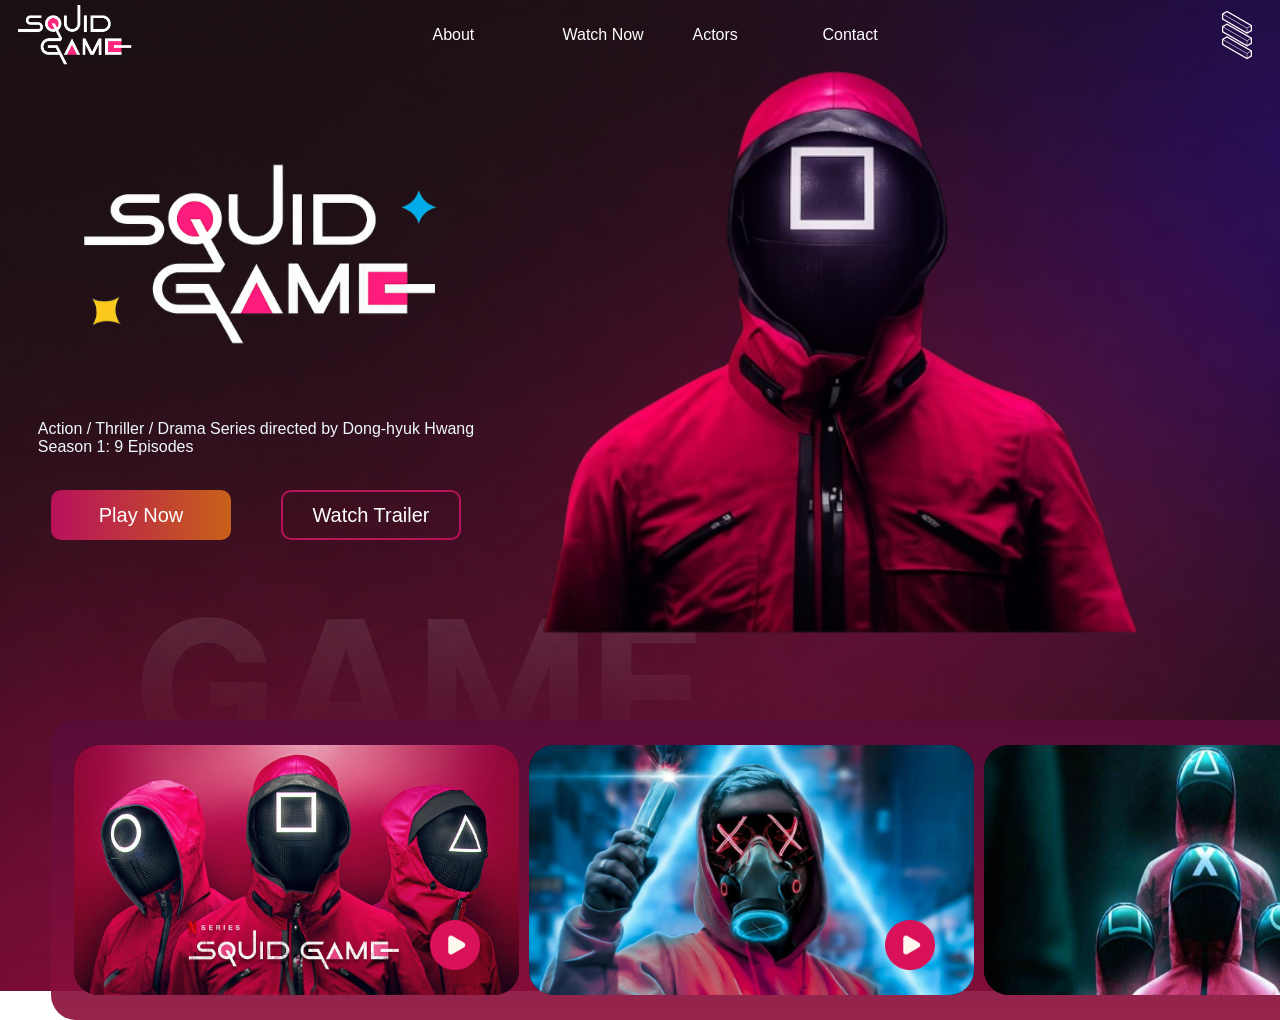
<file: assignment 3/index.html>
<!DOCTYPE html>
<html lang="en">
<head>
    <meta charset="UTF-8">
    <meta name="viewport" content="width=device-width, initial-scale=1.0">
    <link rel="stylesheet" href="style.css">
    <meta name="description" content="Dive into the world of Squid Game with this immersive fan page featuring trailers, cast details, season episodes, and stunning visuals from the hit action-thriller drama series directed by Hwang Dong-hyuk.">
    <link rel="shortcut icon" href="favicon.ico" type="image/x-icon">
    <title>Squid Game Official Fan Page - Watch Trailer, Episodes & Cast</title>
</head>
<body>
    <div id="nav">
        <img id="logo" src="./logo.png" alt="">

        <div id="menu">
            <span class="menuopt">About</span>
            <span class="menuopt">Watch Now</span>
            <span class="menuopt">Actors</span>
            <span class="menuopt">Contact</span>
        </div>
        <img src="./icons8-hamburger-menu-50.png" alt="">
    </div>

    <div id="main">
        <div id="lefttop">
            <img id="poster" src="./ChatGPT_Image_May_10_2026_02_44_21_PM.png" alt="">
            <p>Action / Thriller / Drama Series directed by Dong-hyuk Hwang  <br>
                Season 1: 9 Episodes</p>
            <div id="button">
                <button class="stream">Play Now</button>
                <button id="trailer">Watch Trailer</button>
            </div>         

        </div>

        <img id="guard" src="./guard.png" alt="">

        <div id="bottom">


        </div>
    </div>
    <div id="cards">
        <div id="card1">
            <img id="one" src="./tile_1.jpg" alt="">
            <img id="play1" src="./play-button.png" alt="">
        </div>
        <div id="card2">
            <img src="./tile_2.webp" alt="" id="two">
            <img id="play2" src="./play-button.png" alt="">
        </div>
        <div id="card3">
            <img id="three" src="./tile_3.jpg" alt="">
            <img id="play3" src="./play-button.png" alt="">
        </div>
    </div>


</body>
</html>
</file>
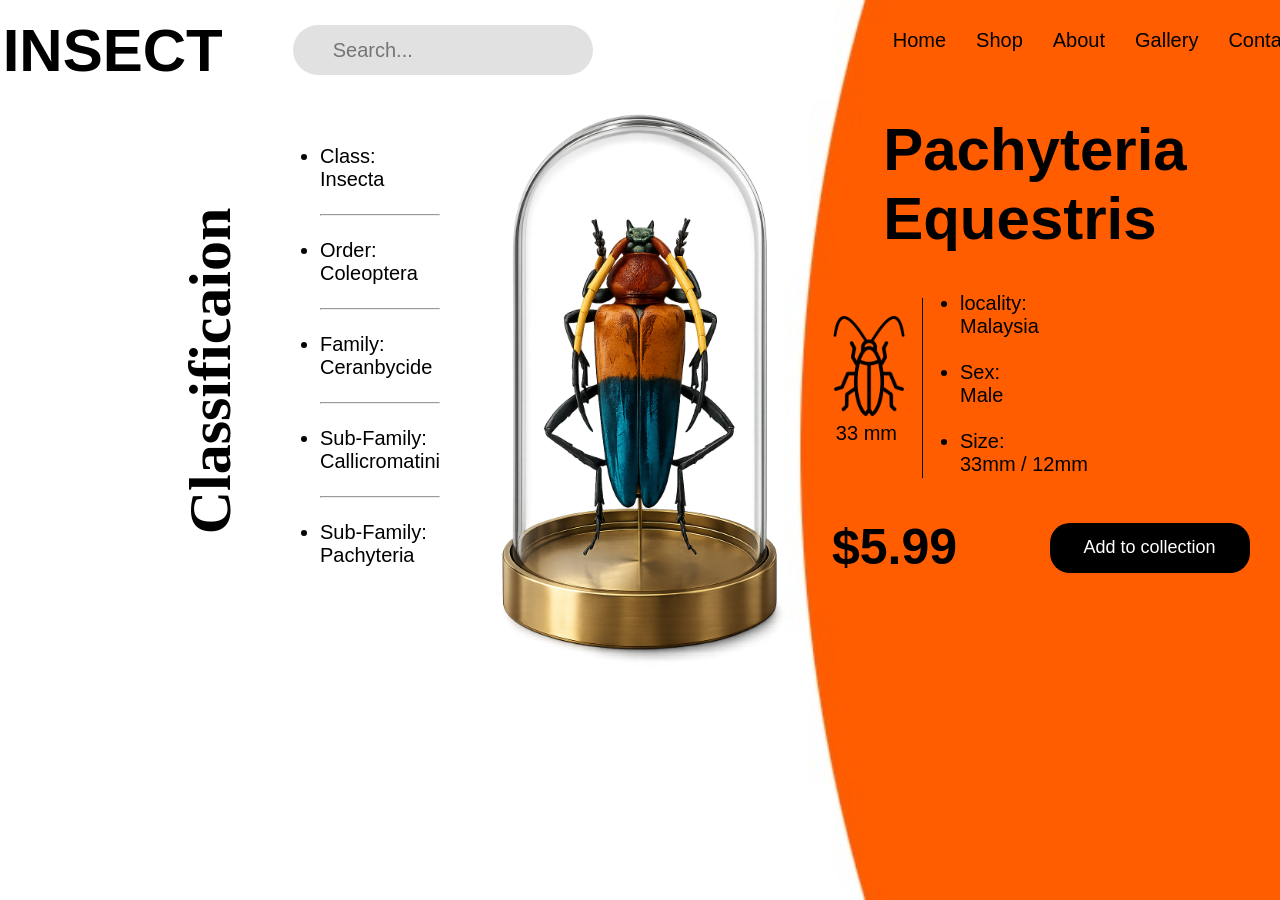
<file: assignment 2/task 02/index.html>
<!DOCTYPE html>
<html lang="en">
<head>
    <meta charset="UTF-8">
    <meta name="viewport" content="width=device-width, initial-scale=1.0">
    <title>Insect Collection | Pachyteria Equestris Showcase</title>
    <link rel="stylesheet" href="insect.css">
    <link rel="shortcut icon" href="favicon.ico" type="image/x-icon">
    <meta name="description" content="Explore the fascinating Pachyteria Equestris insect collection with detailed classification, origin, size, and specimen showcase in a modern interactive gallery design.">
</head>
<body>


    <div id="nav">

        <div id="namesrch">
            <h2 id="brand">INSECT</h2>
            <input type="text" placeholder="Search..." id="searchbar">

        </div>
        <div id="navbar">
            <p class="options">Home</p>
            <p class="options">Shop</p>
            <p class="options">About</p>
            <p class="options">Gallery</p>
            <p class="options">Contact</p>
        </div>

    
    </div>

    <div id="main">
        <h2 id="classification">Classificaion</h2>
        <ul id="list">
            <li>Class: <br> Insecta</li><br><hr><br>
            <li>Order: <br> Coleoptera</li><br><hr><br>
            <li>Family: <br> Ceranbycide</li><br><hr><br>
            <li>Sub-Family: <br> Callicromatini</li><br><hr><br>
            <li>Sub-Family: <br> Pachyteria</li><br>

        </ul>
        <div id="explain">
            <img src="./ChatGPT Image May 9, 2026, 12_31_28 PM.png" alt="" id="insect">
            <h1 id="name">Pachyteria <br> Equestris</h1><br>  
        </div>

        <img id="cock" src="./insect.png" alt="">
        <p id="size">33 mm</p>

        <ul id="shortlist">
            <li>locality: <br> Malaysia</li><br>
            <li>Sex: <br>Male</li><br>
            <li>Size: <br> 33mm / 12mm</li>
        </ul>

        <div id="verticalline"></div>
        <button id="add">Add to collection</button>

        <h2 id="price">$5.99</h2>
    </div>
    

</body>
</html>
</file>
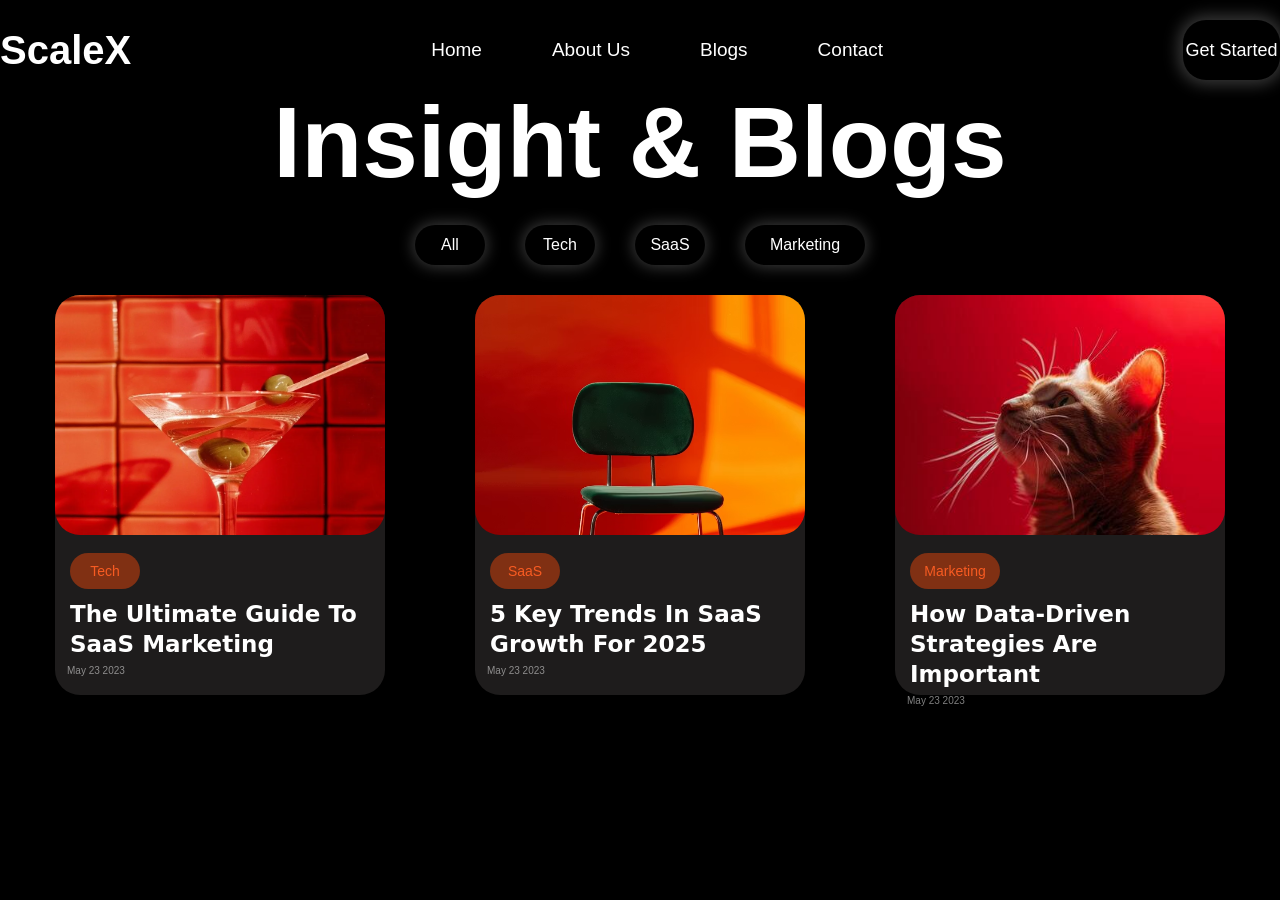
<file: assignment 2/task 2.2/index.html>
<!DOCTYPE html>
<html lang="en">
<head>
    <meta charset="UTF-8">
    <meta name="viewport" content="width=device-width, initial-scale=1.0">
    <title>ScaleX Insights & Blogs | Tech, SaaS & Marketing Trends</title>
    <meta name="description" content="Explore the latest insights, strategies, and trends in Tech, SaaS, and Marketing with ScaleX. Read expert blogs, growth tips, and industry updates to stay ahead.">
    <link rel="shortcut icon" href="favicon.ico" type="image/x-icon">
    <link rel="stylesheet" href="style.css">
</head>
<body>
    <div id="nav">
        <h3>ScaleX</h3>
        <div id="option">
            <p id="options">Home</p>
            <p id="options">About&nbsp;Us</p>
            <p id="options">Blogs</p>
            <p id="options">Contact</p>
        </div>
        
        <button id="getstrt">Get Started</button>
    </div>
    <h1 id="heading">Insight & Blogs</h1>
    <div id="hotbar">
        <button class="keys" id="all">All</button>
        <button class="keys" id="tech">Tech</button>
        <button class="keys" id="saas">SaaS</button>
        <button class="keys" id="mkt">Marketing</button>
    </div>
    <div id="cards">
        <div id="card">
            <div class="items" id="one"></div><br>
            <p class="name" id="tag_tech">Tech</p>
            <h5 id="_cardone">The Ultimate Guide To <br> SaaS Marketing</h5>
            <p class="date">May 23 2023</p>

        </div>
        <div id="card">
            <div class="items" id="two"></div><br>
            <p class="name" id="tag_sass">SaaS</p>
            <h5 id="_cardone">5 Key Trends In SaaS Growth For 2025</h5>

            <p class="date">May 23 2023</p>

        </div>
        <div id="card">
            <div class="items" id="three"></div><br>
            <p class="name" id="tag_mkt">Marketing</p>
            <h5 id="_cardone">How Data-Driven <br> Strategies Are Important</h5>

            <p class="date">May 23 2023</p>
            
            

        </div>
    </div>

    
</body>
</html>
</file>
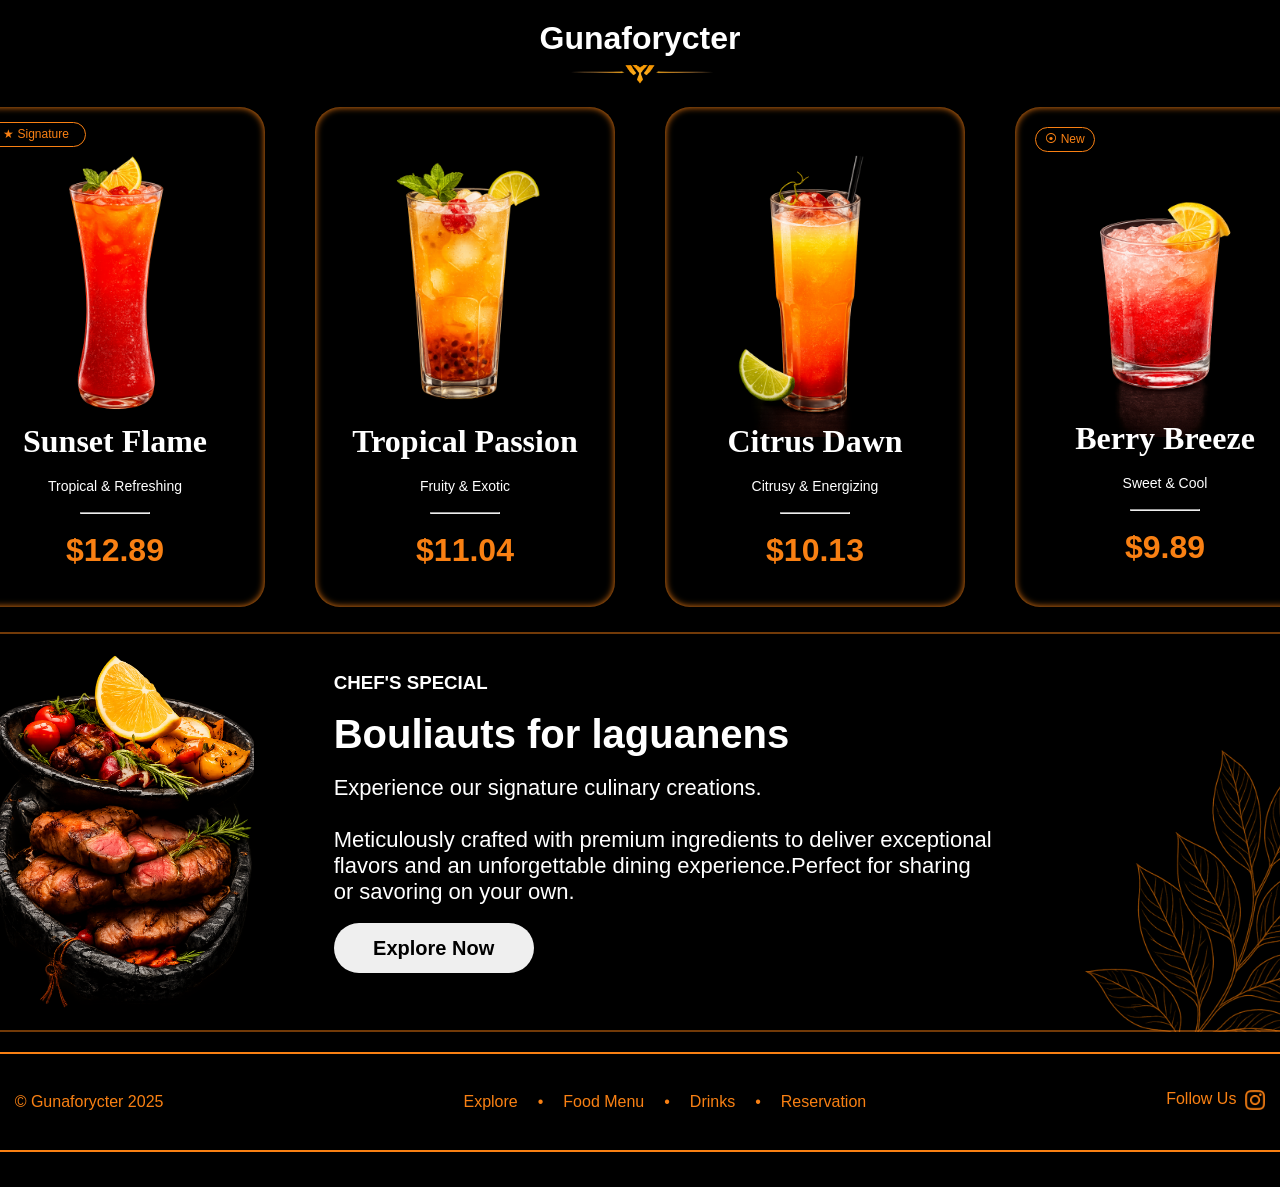
<file: assignment 2/task 2.3/index.html>
<!DOCTYPE html>
<html lang="en">
<head>
    <meta charset="UTF-8">
    <meta name="viewport" content="width=device-width, initial-scale=1.0">
    <link rel="stylesheet" href="style.css">
    <link rel="shortcut icon" href="favicon.ico" type="image/x-icon">
    <title>Gunaforycter | Premium Drinks & Signature Culinary Experience</title>
    <meta name="description" content="Discover refreshing mocktails, tropical drinks, and chef-special culinary creations at Gunaforycter. Experience premium flavors crafted for unforgettable dining.">
</head>
<body>
    <div id="head">
        <h1 id="title">Gunaforycter</h1>
        <img id="img" src="./ChatGPT Image May 10, 2026, 01_46_27 PM.png" alt="">
    </div>

    <div id="cards">
        <div id="card1">
            <h1 id="tag">★ Signature</h1>
            <div id="det">
                <h1 id="detail1">Sunset Flame</h1>  <br>
                <p id="more">Tropical & Refreshing</p><br><hr><br>
                <h1 id="price">$12.89</h1>
            </div>
        </div>
        <div id="card2">
            <div id="det">
                <h1 id="detail2">Tropical Passion</h1>  <br>
                <p id="more">Fruity & Exotic</p><br><hr><br>
                <h1 id="price">$11.04</h1>
            </div>
        </div>
        <div id="card3">
            <div id="det">
                <h1 id="detail3">Citrus Dawn</h1>  <br>
                <p id="more">Citrusy & Energizing</p><br><hr><br>
                <h1 id="price">$10.13</h1>
            </div>
            
        </div>
        <div id="card4" >
            <h1 id="tag2">⦿ New</h1><br>
            
            <div id="det">
                <h1 id="detail4">Berry Breeze</h1>  <br>
                <p id="more">Sweet & Cool</p><br><hr><br>
                <h1 id="price">$9.89</h1>
            </div>
        </div>
    </div>

    <div id="scroll">
        <div id="main">
            <img id="left" src="./left.png" alt="">
            <div id="data">
                <h3>CHEF'S SPECIAL</h3><br>
                <h1 id="chef">Bouliauts for laguanens</h1><br>
                <p id="desc">Experience our signature culinary creations. <br><br>
                    Meticulously crafted with premium ingredients to deliver exceptional <br> flavors and an unforgettable dining experience.Perfect for sharing <br> or savoring on your own.
                </p>
                <br>
                <button id="explore">Explore Now</button>

            </div>
        </div>
        <div id="footer">
            <div id="bleft">
                <p>© Gunaforycter 2025</p>
            </div>
            <div id="menu">
                <span class="menubar">Explore</span>
                <span class="menubar">•</span>
                <span class="menubar">Food Menu</span>
                <span class="menubar">•</span>
                <span class="menubar">Drinks</span>
                <span class="menubar">•</span>
                <span class="menubar">Reservation</span>

            </div>
            <div id="insta">
                <span id="follow">Follow Us &nbsp;</span>
                <span><img id="logo" src="./instagram.png" alt=""></span>

            </div>
            
        </div>

    </div>
</body>
</html>
</file>
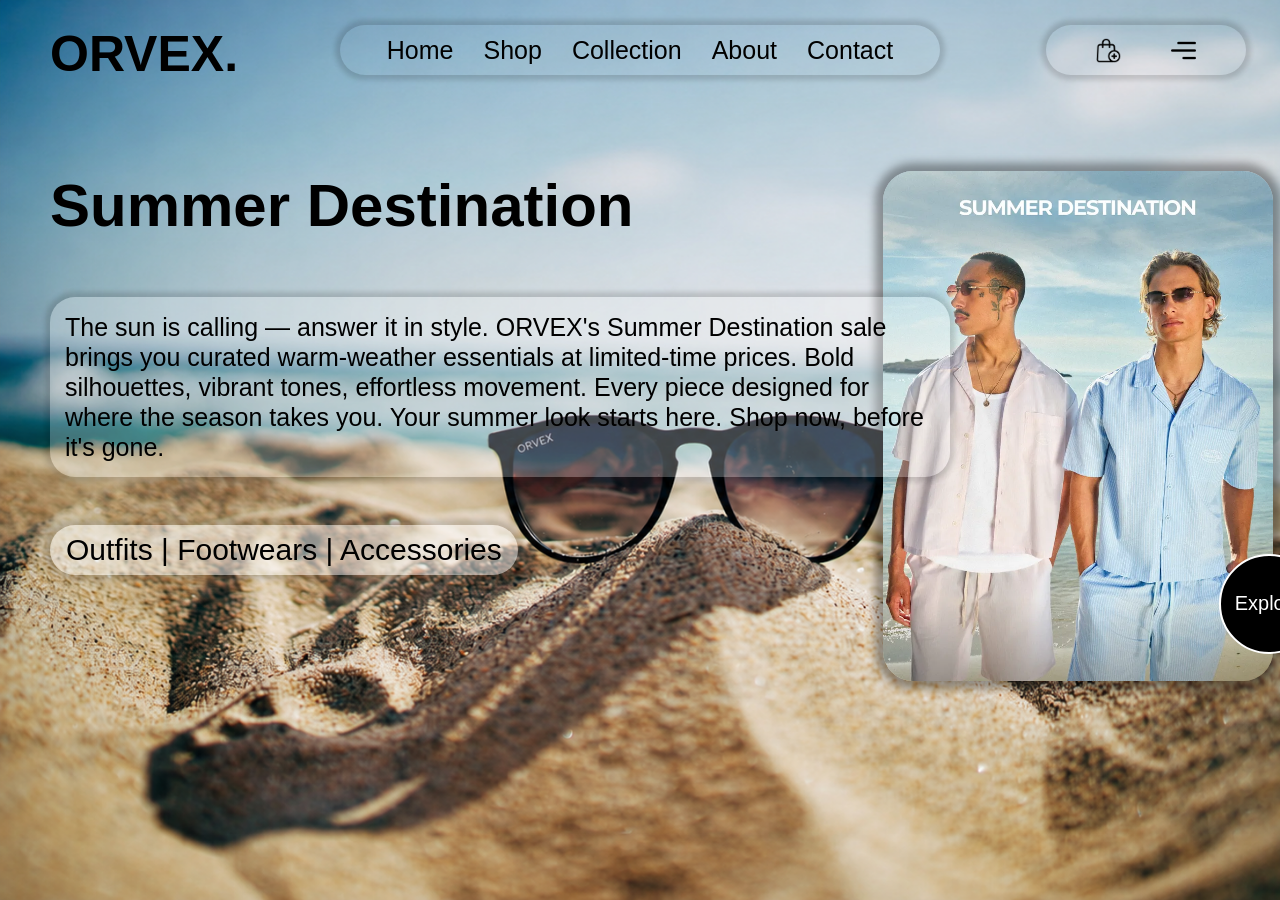
<file: task 01/orvex.html>
<!DOCTYPE html>
<html lang="en">
<head>
    <meta charset="UTF-8">
    <meta name="viewport" content="width=device-width, initial-scale=1.0">
    <title>ORVEX. official online store | OEVEX</title>
    <link rel="stylesheet" href="orvex.css">
    <link rel="shortcut icon" href="orvex.ico" type="image/x-icon">
    <meta name="description" content="ORVEX blends futuristic design with bold streetwear aesthetics. Elevate your style with premium fashion made for the next generation.">
    
    
</head>
<body>

        <div id="container">
            <img id="tobag" src="./add-to-bag.png" alt="">
            <img id="menu" src="./menu.png" alt="">
        </div>
            

        <h1 id="brand"><span>ORVEX.</span></h1><br><br>
        <h1 id="sale">Summer  Destination</h1>

        <nav id="navbar">
            <span class="nav_options">Home</span>
            <span class="nav_options">Shop</span>
            <span class="nav_options">Collection</span>
            <span class="nav_options">About</span>
            <span class="nav_options">Contact</span>
        </nav>


    <div id="item">
        <span class="det">
            <!-- <p id="price" >$199</p> -->
            <p id="cart">Explore</p>
        </span>
    </div>

    <div id="para">
        <p>The sun is calling — answer it in style. ORVEX's Summer Destination sale brings you curated warm-weather  essentials at limited-time prices. Bold silhouettes, vibrant tones, effortless movement. Every piece designed for where the season takes you. Your summer look starts here. Shop now, before it's gone.</p>
    </div>

    <p id="collection">Outfits | Footwears | Accessories</p>

 
</body>
</html>
</file>
<file: assignment 3/style.css>
* {
    margin: 0;
    padding: 0;
    box-sizing: border-box;
}

html,
body {
    height: 100%;
    width: 100%;
    font-family: Verdana, Geneva, Tahoma, sans-serif;
    background-image: url(./background-image.png);
    background-repeat: no-repeat;
    background-size: 100px cover;
    position: relative;
}


#nav{
    display: flex;
    align-items: center;
    justify-content: center;
    gap: 300px;
    height: 70px;
    width: 100%;
    background-color: rgba(0, 0, 0, 0);
}

#logo{
    height: 60px;
}
.menuopt{
    width: 90px;
    color:white;
}

#menu{
    display: flex;
    justify-content: center;
    align-items: center;
    gap: 40px;
}


#main{
    display: flex;
    justify-content: end;
    width: 100%;
    height: 600px;
    background-color: rgba(0, 0, 0, 0);
    position: relative;
}

#lefttop{
    RIGHT: 30%;
    height: 500px;
    width: 100%;
    display: flex;
    flex-direction: column;
    align-items: center;
    background-color: rgba(0, 0, 0, 0);
    position: absolute;
}
#poster{
    height: 400px;
}
p{
    position: absolute;
    top: 70%;
    color: aliceblue;
}

#button{
    display: flex;
    gap: 50px;
    margin-top: 20px;
}

.stream{
    color: white;
    height:50px;
    width: 180px;
    font-family: 'Gill Sans', 'Gill Sans MT', Calibri, 'Trebuchet MS', sans-serif;
    font-size: 20px;
    border-radius: 10px;
    background:linear-gradient(to left,#C76118,#B8115C);
    border: none;
    

}

#guard{
    height:605px;
    margin-right: 100px;
    margin-top:-40px;
}


#righttop{

    background-color: rgba(240, 248, 255, 0);
    height: 600px;
    width:800px;
}
 

#trailer{
    height:50px;
    width: 180px;
    font-size: 20px;
    border-radius: 10px;
    background-color: rgba(240, 255, 255, 0);
    border: 2px solid;
    border-color:#B8125A;
    color: white;
}

#cards{
    position: absolute;
    background: linear-gradient(to bottom, #570c3ae7,#8c0e3ae8);
    border-radius: 25px;
    left: 4%;
    top:80%;
    bottom:x;
    width:1400px;
    height: 300px;
    display: flex;
    justify-content: center;
    align-items: center;
    gap: 10px;
}

#one{
    height: 250px;
    width: 445px;
    border-radius: 25px;
    
}
#two{
    height: 250px;
    width: 445px;
    border-radius: 25px;
    
}
#three{
    height: 250px;
    width: 445px;
    border-radius: 25px;
    
}

#card1{
    width: 445px;
    height: 250px;
    background-color: black;
    border-radius: 25px;
    position: relative;
}


#card2{
    width: 445px;
    height: 250px;
    background-color: black;
    border-radius: 25px;
    position: relative;
}


#card3{
    width: 445px;
    height: 250px;
    background-color: black;
    border-radius: 25px;
    position: relative;
}



#play1{
    position: absolute;
    z-index: 10;
    height: 50px;
    top: 70%;
    left: 80%;
}

#play2{
    position: absolute;
    z-index: 10;
    height: 50px;
    top: 70%;
    left: 80%;
}
#play3{
    position: absolute;
    z-index: 10;
    height: 50px;
    top: 70%;
    left: 80%;
}
</file>
<file: assignment 2/task 02/insect.css>
* {
    margin: 0;
    padding: 0;
    box-sizing:
    border-box;

}
html,body{
    height: 100%;
    width: 100%;
    background-image: url(./split_background.jpg);
    background-size: cover;
    font-family: 'Gill Sans', 'Gill Sans MT', Calibri, 'Trebuchet MS', sans-serif;

    
}

#nav{
    display: flex;
    height: 80px;
    justify-content: center;
    align-items: center;
    /* width: 200px; */
    
    
}
#namesrch{
     display: flex; 
    justify-content: center;
    align-items: center;
    margin-left: 20px;
    margin-top: 20px;

    
    gap: 70px;
}
#searchbar{
    
    height: 50px;
    width: 300px;
    font-size: 20px;
    font-family: 'Gill Sans', 'Gill Sans MT', Calibri, 'Trebuchet MS', sans-serif;
    border-radius: 50px;
    background-color: rgba(0, 0, 0, 0.118);
    border: none;
    padding-left: 40px;
    transition-duration: 0.6s;

}
#searchbar:hover{
    transform: scale(1.06);
    box-shadow: 0 0 5px 5px rgba(0, 0, 0, 0.225);
}
#brand{
    font-size: 60px;
}
#navbar{
    color: rgb(0, 0, 0);
    display: flex;
    padding-left: 300px;
    font-family: 'Gill Sans', 'Gill Sans MT', Calibri, 'Trebuchet MS', sans-serif;
    font-size: 20px;
    gap:30px;
}


#main{
    position: relative;
    display: flex;
    justify-content: center;
    gap: 200px;
    
}

#insect{
    /* position: absolute; */
    height: 590px;
  
    
}
.options{
    font-size: 20px;
    transition:transform 0.4s;
    
}
.options:hover{
    
    transform:scale(0.8);
    cursor: pointer;
}

#explain{
    display: flex;
    justify-content: center;
    font-family: 'Gill Sans', 'Gill Sans MT', Calibri, 'Trebuchet MS', sans-serif;
    font-size: 40px;
    
    
}
#name{
    color: rgb(0, 0, 0);
    top: 6%;
    font-family:'Gill Sans', 'Gill Sans MT', Calibri, 'Trebuchet MS', sans-serif;
    font-size: 60px;
    position: absolute;
    left: 69%;

}


#list{
    position: absolute;
    left:25%;
    top: 11%;
    font-size: 20px;
}

#classification{
    position: absolute;
    rotate: -90deg;
    font-size: 60px;
    height: 50px;
    left: 3%;
    top: 45%;
    font-family:play;
    transition: transform 0.6s;
}
#classification:hover{
    transform: scale(1.1);
}

#verticalline{
    position: absolute;
    left: 72%;
    top: 37%;
    width: 1px;
    height: 180px;
    background-color: rgb(0, 0, 0);
}

#cock{
    
    height: 100px;
    width: 100px;
    position:absolute;
    left:64%;
    top: 40%;
}

#size{
    position: absolute;
    height: 20px;
    display: flex;
    top: 58%;
    left: 65.3%;
    font-size: 20px;
}

#shortlist{
    
    position: absolute;
    top: 36%;
    left:75%;
    font-size: 20px;
}

#add{
    height: 50px;
    width: 200px;
    position: absolute;
    background-color: #000000;
    color: #fff;
    border-radius: 20px;
    border: none;
    font-size: 18px;
    font-family: 'Gill Sans', 'Gill Sans MT', Calibri, 'Trebuchet MS', sans-serif;
    top:75%;
    left:82%;
    transition-duration: 0.6s;
}
#add:hover{
    top: 74%;
}

#price{
    position: absolute;
    /* width: 70px; */
    font-size: 50px;
    left:65%;
    bottom: 16%;
}
</file>
<file: assignment 2/task 2.2/style.css>
* {
    margin: 0;
    padding: 0;
    box-sizing:
    border-box;

}
html,body{
    height: 100%;
    width: 100%;
    background-color: rgb(0, 0, 0);
    font-family:Verdana, Geneva, Tahoma, sans-serif;

    
}

#nav{
    width: 100%;
    display: flex;
    justify-content: center;
    align-items: center;
    gap: 300px;
    padding-top: 20px;
}




h3{
    display: flex;
    justify-content: center;
    align-items: center;
    color: white;
    font-size: 40px;
    width: 175px;
}
#brand{
    display: flex;
    align-items: center;
    justify-content: center;
}

#option{
    display: flex;
    gap: 70px;
    
}
#options{
    color: rgb(255, 255, 255);
    font-size: 19px;
    transition-duration: 0.6s;
}
#options:hover{
    color: #FD4808;
    cursor: pointer;

}

#getstrt{
    color: rgb(255, 255, 255);

    font-size: 18px;
    height: 60px;
    width: 200px;
    border-radius: 23px ;
    background-color: rgb(0, 0, 0);
    border: none;
    outline: none;
    box-shadow: 0 0 15px 5px rgba(255, 255, 255, 0.211); 
    transition: transform 1s;
}
#getstrt:hover{
    transform: scale(1.1);
    background-color: #FD4808;
    box-shadow: 0 0 15px 2px #fd490894;
    cursor: pointer;
}
#tagline{
    padding-top: 10px;
    text-align: center;
}
#heading{
    font-family: 'Gill Sans', 'Gill Sans MT', Calibri, 'Trebuchet MS', sans-serif;
    color: white;
    font-size: 100px;
    padding: 5px 0 5px 0;
    text-align: center;
}

#hotbar{
    display: flex;
    justify-content: center;
    padding-top: 20px;
    margin-bottom: 30px;
    gap: 40px;
}
.hotkeys{
    
    color: rgb(255, 255, 255);
}
#all{
    width: 70px;
    height: 40px;
    border-radius: 20px;
    border:none;
    
}

 
#tech{
    width: 70px;
    height: 40px;
    border-radius: 20px;
    border:none;

   

    

}
#saas{
    width: 70px;
    height: 40px;
    border-radius: 20px;    
    color: rgb(255, 255, 255);
    border:none;
    

}
#mkt{
    width: 120px;
    height: 40px;
    border-radius: 50px;
    border:none;
    

    

}

.keys{
    background-color: rgb(0, 0, 0);
    box-shadow: 0 0 15px 2px rgba(255, 255, 255, 0.233);
    height: 30px;
    color: rgb(255, 255, 255);
    font-size: 16px;
    transition: transform 0.6s;
    
}
.keys:hover{
    transform: scale(1.2);
    background-color: #FD4808;
    box-shadow: 0 0 15px 2px #fd4908;
    cursor: pointer;
}


#cards{
    display: flex;
    justify-content: center;
    gap: 90px;
}
#card{
    height: 400px;
    width: 330px;
    background-color: #1e1c1c;
    border-radius: 25px;
}


.items{
    width: 100%;
    height:60%;
    background-color: bisque;
    border-radius: 25px;

}

#one{
    background-image: url(./HGCFO+\(11\).webp);
    background-size: 340px auto;
    background-position-y: -80px;
    background-position-x: -10px;
    background-repeat: no-repeat;
}

#two{
    flex-shrink: none;
    background-image: url(./QmaLJLztpwec5dhRriuXGij4xsiR4EvtPiLvKMi7b2u7qe.avif);
    /* background-size: contain; */
    background-size: 330px auto;
    background-position-y: -80px;
    background-repeat: no-repeat;
}

#three{
    flex-shrink: none;
    background-image: url(./playful-cats-on-a-b-red-background-emphasizing-their-nature-free-photo.jpg);
    /* background-size: contain; */
    background-size: 420px auto;
    background-position-x: -80px;
    background-repeat: no-repeat;
}

.name{
    font-size: 14px;
    margin-left:15px ;
    text-align: center;
    padding: 10px;
    width: 70px;
    height: auto;
    color:#f75b22;
    background-color: #fd490870;
    border-radius: 25px;
}
#tag_mkt{
    width: 90px;
}
#card{
    flex-shrink: 0;
    transition: transform 1s;
    transition: 1s;
}

#card:hover{
    transform: scale(1.1);
    box-shadow: 0 0 45px 5px #fd4908;
    
}

#_cardone{
    margin-top: 10px;
    margin-left: 15px;
    background-color: rgba(240, 248, 255, 0);
    font-size: 23px;
    line-height: 30px;
    color: white;
    font-family: system-ui, -apple-system, BlinkMacSystemFont, 'Segoe UI', Roboto, Oxygen, Ubuntu, Cantarell, 'Open Sans', 'Helvetica Neue', sans-serif;
}

.date{
    font-size: 10px;
    margin-left: 12px;
    margin-top: 6px;
    color: rgba(255, 255, 255, 0.499);
}
</file>
<file: assignment 2/task 2.3/style.css>
* {
    margin: 0;
    padding: 0;
    box-sizing:
border-box;

}
html,body{
    height: 100%;
    width: 100%;
    background-color: rgb(0, 0, 0);
    font-family:Verdana, Geneva, Tahoma, sans-serif;

    
}

#head{
    padding: 20px;
    display: flex;
    justify-content: center;
    align-items: center;
    position: relative;
}
#title{
    color: white;
}
#img{
    position: absolute;
    top: -10%;
    height: 160px;
}

#cards{
    display: flex;
    justify-content: center;
    gap: 50px;
    margin-top: 30px;

}



#card1{
    background-image: url(./drink1.png);
    flex-shrink: 0;
    background-position-y: 30px;
    border-radius: 25px;
    height: 500px;
    width: 300px;
    background-size: 200px;
    background-repeat: no-repeat;
    background-position-x: 50%;
    box-shadow: inset 0 0.1px 7px 0px#F98013;
    /* display: flex; */
    justify-content: center;
    position: relative;
    transition: transform 1s;
}
#card1:hover{
    transform: scale(0.95);
}
#d1{
    margin-top: 20px;
    height: 300px;
}

#tag{
    position: absolute;
    color: #F98013;
    font-weight: 100;
    height: 25px;
    width: 100px;
    padding: 4px;
    text-align: center;
    /* text-align: justify center; */
    border-radius: 20px;
    background-color: #00000000;
    border: 1px solid #F98013;
    font-size: 12px;
    left: 7%;
    top: 3%;
}

#card2{
    flex-shrink: 0;
    background-image: url(./drink2.png);
    background-position-y: 30px;
    border-radius: 25px;
    height: 500px;
    width: 300px;
    background-size: 200px;
    background-repeat: no-repeat;
    background-position-x: 50%;
    box-shadow: inset 0 0.1px 7px 0px#F98013;
    display: flex;
    justify-content: center;
    position: relative;
    transition: transform 1s;

}
#card2:hover{
    transform: scale(0.95);
}
#card3{
    flex-shrink: 0;
    background-image: url(./drink3.png);
    background-position-y: 30px;
    border-radius: 25px;
    height: 500px;
    width: 300px;
    background-size: 200px;
    background-repeat: no-repeat;
    background-position-x: 50%;
    box-shadow: inset 0 0.1px 7px 0px#F98013;
    transition: transform 1s;
}
#card3:hover{
    transform: scale(0.95);
}
#card4{
    flex-shrink: 0;
    background-image: url(./drink4.png);
    background-position-y: 30px;
    border-radius: 25px;
    height: 500px;
    width: 300px;
    background-size: 200px;
    background-repeat: no-repeat;
    background-position-x: 50%;
    box-shadow: inset 0 0.1px 7px 0px#F98013;
    transition: transform 1s;

}
#card4:hover{
    transform: scale(0.95);
}

#tag2{
    /* position: absolute; */
    margin-left: 20px;
    color: #F98013;
    font-weight: 100;
    height: 25px;
    width: 60px;
    padding: 4px;
    text-align: center;
    margin-top: 20px;
    border-radius: 20px;
    background-color: #f97e1300;
    border: 1px solid #F98013;
    font-size: 12px;
    left: 7%;
    top: 3%;
}
#detail4{
    margin-top: 20px;
    font-family: Georgia, 'Times New Roman', Times, serif;
    color:white;
}

#det{
    
    display: flex;
    flex-direction: column;
    margin-top: 230px;
    align-items: center;
    width: 100%;
    height: 200px;
}

#more{
    color: #ffffff;
    font-size: 14px;
}

hr{
    width: 70px;
}

#price{
    color: #F98013;
}

#detail1{
    color: #ffffff;
    margin-top: 86px;
    font-family: Georgia, 'Times New Roman', Times, serif;
    color:white;
}
#detail2{
    
    color: #ffffff;
    margin-top: 86px;
    font-family: Georgia, 'Times New Roman', Times, serif;
    color:white;
}
#detail3{
    
    color: #ffffff;
    margin-top: 86px;
    font-family: Georgia, 'Times New Roman', Times, serif;
    color:white;
}


#scroll{
    display: flex;
    flex-direction: column;
    justify-content: center;
    align-items: center;
    margin-top:20px ;
    background-color: #f97e1300;
    height: 560px;
}

#main{
    border: 2px solid #f97e1375;
    background-image: url(./right.png);
    background-size: contain;
    background-repeat: no-repeat;
    background-position-x: 110%;
    background-position-y: 100px;
    display: flex;
    align-items: center;
    height: 400px;
    width: 1350px;
    border-radius: 25px;
}

#left{
    margin-left: 20px;
    height: 400px;
}

#data{
    padding-left: 30px;
    padding-top: 30px;
    margin-left: 50px;
    height: 380px;
    width:700px;
    background-color: #f97e1300;
}

h3{
    color: #ffffff;
    font-family: 'Gill Sans', 'Gill Sans MT', Calibri, 'Trebuchet MS', sans-serif;
}

#chef{
    color: #ffffff;
    font-family: 'Gill Sans', 'Gill Sans MT', Calibri, 'Trebuchet MS', sans-serif;
    font-size: 40px;
}

#desc{
    color: #ffffff;
    font-family: 'Gill Sans', 'Gill Sans MT', Calibri, 'Trebuchet MS', sans-serif;
    font-size: 22px;
}


#explore{
    height: 50px;
    width: 200px;
    border-radius: 50px;
    font-size: 20px;
    font-weight: 600;
    border: none;
    transition:background-color ease 0.6s;
    transition:transform ease 0.6s;
}

#explore:hover{
    transform: scale(1.1);
    background-color: #F98013;
}

#explore:active{
    color: white;
    background-color: black;
}

#footer{
    margin-top: 20px;
    margin-bottom: 30px;
    height:100px;
    width: 1350px;
    background-color: #cc6a1400;
    border-radius: 25px;
    border: 2px solid #F98013 ;
    display: flex;
    justify-content:center;
    align-items: center;
    gap:300px;
}


#opt{
    color: #F98013;
}

bleft,p{
color: #F98013;
}


.menubar{
    color: #F98013;
}

#follow{
    color: #F98013;
}

#logo{
    height: 20px;
}

#insta{
    display: flex;
}

#menu{
    display: flex;
    gap: 20px;
}
</file>
<file: task 01/orvex.css>
@font-face {
    font-family: play;
    src: url(./PlaywriteDESAS-VariableFont_wght.ttf);
}

* {
    margin: 0;
    padding: 0;
    box-sizing:
    border-box;

}
html,body{
    height: 100%;
    width: 100%;
    background-color: #000000;
    background-image: url(./ChatGPT\ Image\ May\ 9\,\ 2026\,\ 03_36_59\ AM.png);
    background-size: cover;
    font-family: 'Gill Sans', 'Gill Sans MT', Calibri, 'Trebuchet MS', sans-serif;
    display: flex; 
    
}
#brand{
    position: absolute;
    font-family:'Gill Sans', 'Gill Sans MT', Calibri, 'Trebuchet MS', sans-serif;
    margin: 20px;
    left: 30px;
    top:4.9px;
    font-size: 50px;
    transition-duration:0.6s;
    z-index: 10;
}

#brand:hover{
    color: #fff;
}

#navbar{
    position: absolute;
    top: 25px;
    left: 50%;
    transform: translateX(-50%);
    height: 50px;
    display: flex;
    justify-content: center;
    align-items: center;
    gap: 30px;
    width:600px;
    margin: auto;
    background-color: rgba(255, 255, 255, 0.014);
    box-shadow: 0 0 5px 5px rgba(0, 0, 0, 0.141);
    border-radius: 50px;
    text-align: center;
    font-family: 'Gill Sans', 'Gill Sans MT', Calibri, 'Trebuchet MS', sans-serif;
    font-size: 25px;
    font-weight: 500;
    z-index: 10;
    
}
.nav_options{
    align-items: center;
    display: inline-block;
    transition: transform 0.5s;
}

.nav_options:hover{
    cursor: pointer;
    transform: scale(1.2);
    color: #fff;
}

#item{
    height: 510px;
    width: 390px;
    border: 2px  black;
    background-size: cover;
    background-image: url(./dbz_prod_72e0a20b09_2304_SUMMER_DESTINATION_APP_ENG.jpg);
    position: absolute;
    border-radius: 30px;
    left: 69%;
    top: 19%;
    position: relative;
    box-shadow: 0 0 8px 8px rgba(0, 0, 0, 0.355);
    

}

#price{
    color: white;
    font-size: 20px;
    display: flex;
    align-items: center;
    justify-content: center;
    position: absolute;
    border-radius: 20px;
    font-family: 'Gill Sans', 'Gill Sans MT', Calibri, 'Trebuchet MS', sans-serif;
    font-weight: 400;
    height: 30px;
    width:60px;
    background-color: #000000;
    top: 90%;
    left: 25px;
    transition: transform 0.5s;
}

#price:hover{
    cursor: pointer;
    transform: scale(1.2);
}

#rate{
    color: white;
    font-size: 18px;
    display: flex;
    align-items: center;
    justify-content: center;
    position: absolute;
    border-radius: 20px;
    font-family: 'Gill Sans', 'Gill Sans MT', Calibri, 'Trebuchet MS', sans-serif;
    font-weight: 400;
    height: 30px;
    width:100px;
    background-color: #00000064;
    top: 90%;
    left: 70%;
}

#rate:hover{
    cursor: default;

}

#cart{
    border: 2px solid white;
    color: white;
    font-size: 20px;
    display: flex;
    align-items: center;
    justify-content: center;
    position: absolute;
    border-radius: 50%;
    font-family: 'Gill Sans', 'Gill Sans MT', Calibri, 'Trebuchet MS', sans-serif;
    font-weight: 400;
    height: 100px;
    width:100px;
    background-color: #000000;
    top: 75%;
    left: 86%;
    transition-duration: 0.5s;
}
#cart:hover{
    transform: scale(1.1);
    color: #000000;
    background-color: #fff;
    cursor: default;

}

#container{
    left: 81.7%;
    position: absolute;
    top: 25px;

    height: 50px;
    background-color:  rgba(255, 255, 255, 0);
    box-shadow: 0 0 5px 5px rgba(0, 0, 0, 0.141);
    width: 200px;
    align-items: center;
    border-radius:50px ;
    justify-content: center;

    display: flex;
    
    gap: 50px;
}

#tobag{
    transition: transform 0.5s;
    height: 25px;
    width: 25px;
}
#tobag:hover{
    cursor: pointer;
    
    transform: scale(1.2);

}

#menu{
    transition: transform 0.5s;
    height: 25px;
    width: 25px;
}
#menu:hover{
    cursor: pointer;
    transform: scale(1.3);
}


#sale{
    color: #000000;
    display: flex;
    position: absolute;
    top: 19%;
    left: 50px;
    font-size: 60px;
    transition-duration: 0.5s;
    font-family: 'Gill Sans', 'Gill Sans MT', Calibri, 'Trebuchet MS', sans-serif;
}

#sale:hover{
    color:#ffffff;
    cursor: pointer;
}

#para{
    position: absolute;
    bottom: 47%;
    margin-left: 50px;
    padding: 15px;
    background-color: #ffffff40;
    border-radius: 25px;
    width: 900px;
    line-height: 30px;
    font-family: 'Gill Sans', 'Gill Sans MT', Calibri, 'Trebuchet MS', sans-serif;
    font-size: 25px;
    box-shadow: 0 0 5px 5px rgba(0, 0, 0, 0.141);
}

#collection{
    display: flex;
    justify-content: center;
    font-weight: 200;
    align-items: center;
    margin-top:525px;
    margin-left: -340px;
    font-size: 30px;
    background-color: #ffffff77;
    height: 50px;
    padding: 16px;
    border-radius: 50px;
    box-shadow: 0 0 5px 5px rgba(0, 0, 0, 0.141);
}
</file>
